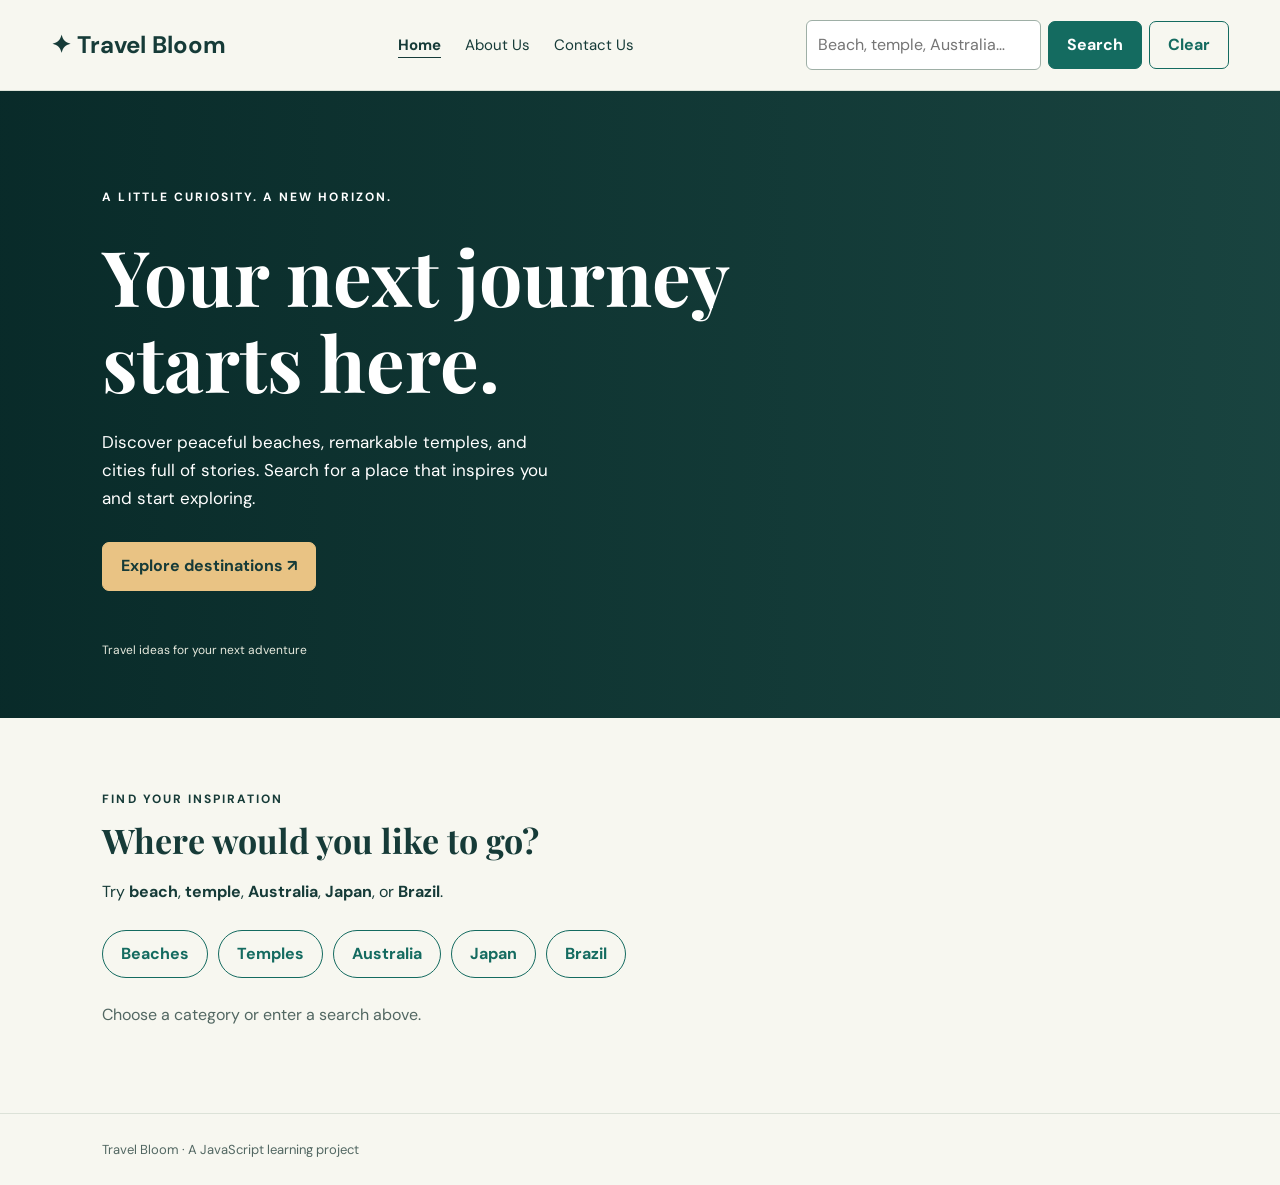
<file: index.html>
<!doctype html>
<html lang="en">
<head>
  <meta charset="utf-8">
  <meta name="viewport" content="width=device-width, initial-scale=1">
  <title>Travel Bloom — Find your next journey</title>
  <link rel="stylesheet" href="styles.css">
  <script src="travel_recommendation.js?v=3" defer></script>
</head>
<body>
  <header class="header">
    <a class="brand" href="index.html">✦ Travel Bloom</a>
    <nav aria-label="Main navigation">
      <a href="index.html" aria-current="page">Home</a>
      <a href="about.html">About Us</a>
      <a href="contact.html">Contact Us</a>
    </nav>
    <form id="search-form" role="search" class="search">
      <label class="sr-only" for="keyword">Search destinations</label>
      <input id="keyword" type="search" placeholder="Beach, temple, Australia…" required>
      <button type="submit">Search</button>
      <button id="clear-button" type="button" class="secondary">Clear</button>
    </form>
  </header>
  <main>
    <section class="hero">
      <p class="eyebrow">A little curiosity. A new horizon.</p>
      <h1>Your next journey<br>starts here.</h1>
      <p class="intro">Discover peaceful beaches, remarkable temples, and cities full of stories. Search for a place that inspires you and start exploring.</p>
      <a class="button" href="#explore">Explore destinations ↗</a>
      <p class="photo-note">Travel ideas for your next adventure</p>
    </section>
    <section id="explore" class="section">
      <div class="section-heading"><div><p class="eyebrow">Find your inspiration</p><h2>Where would you like to go?</h2></div></div>
      <p>Try <strong>beach</strong>, <strong>temple</strong>, <strong>Australia</strong>, <strong>Japan</strong>, or <strong>Brazil</strong>.</p>
      <div class="suggestions" aria-label="Search suggestions">
        <button type="button" data-query="beach">Beaches</button>
        <button type="button" data-query="temple">Temples</button>
        <button type="button" data-query="Australia">Australia</button>
        <button type="button" data-query="Japan">Japan</button>
        <button type="button" data-query="Brazil">Brazil</button>
      </div>
      <p id="search-status" role="status" aria-live="polite">Choose a category or enter a search above.</p>
      <div id="results" class="cards"></div>
    </section>
  </main>
  <footer>Travel Bloom · A JavaScript learning project</footer>
</body>
</html>
</file>
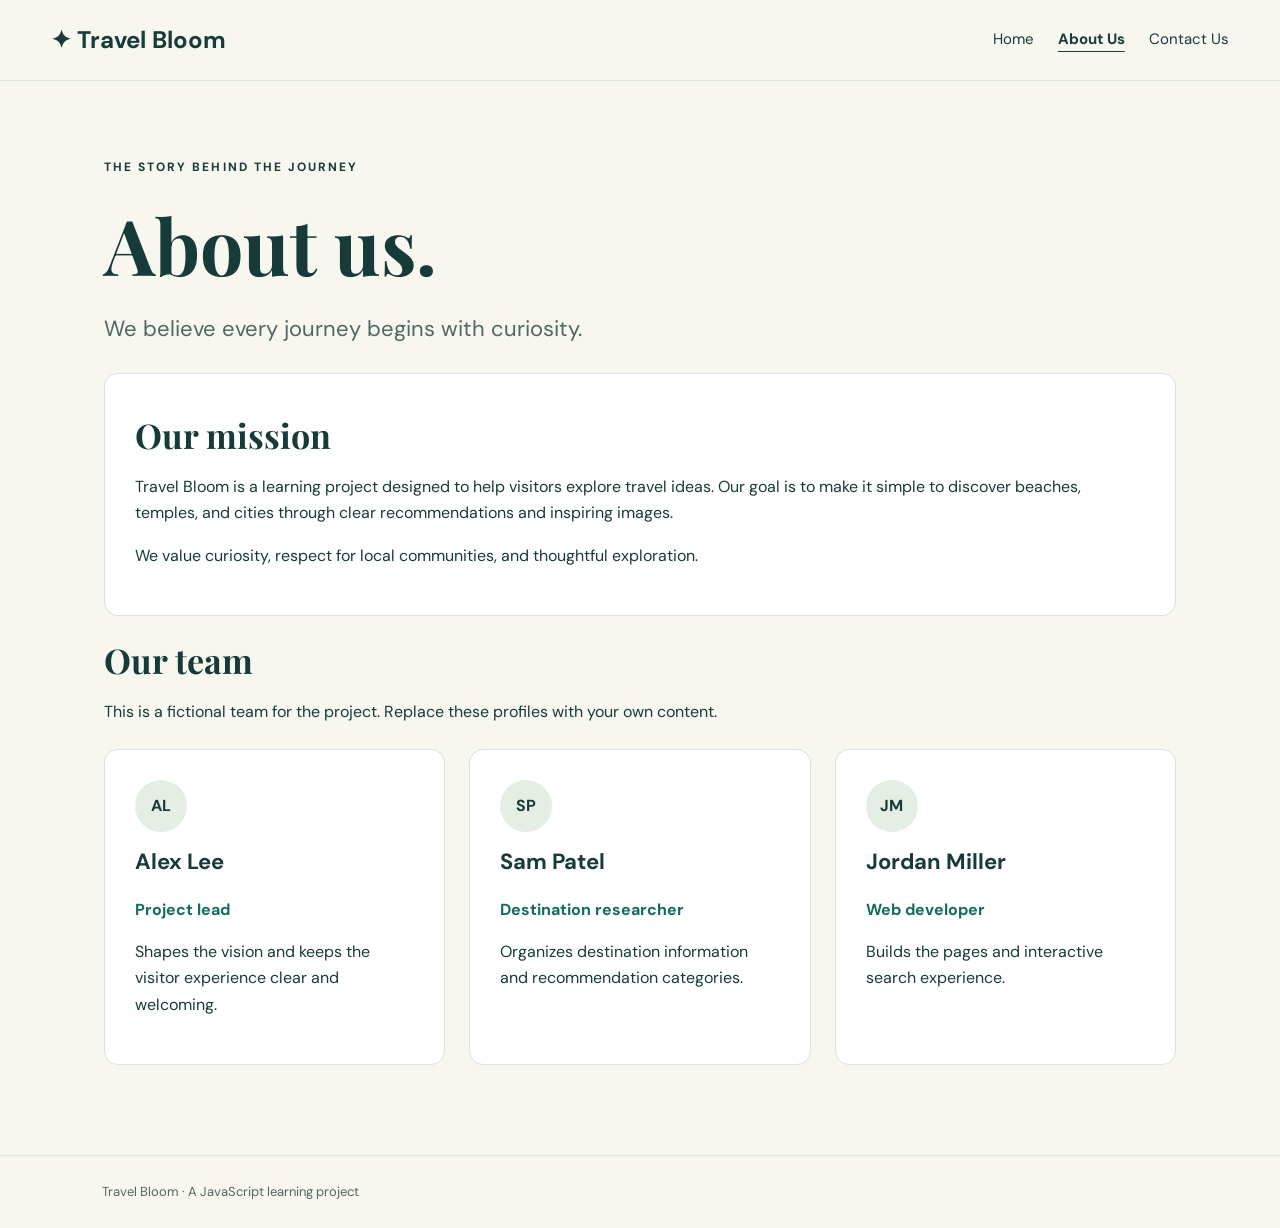
<file: about.html>
<!doctype html>
<html lang="en">
<head>
  <meta charset="utf-8">
  <meta name="viewport" content="width=device-width, initial-scale=1">
  <title>About Us — Travel Bloom</title>
  <link rel="stylesheet" href="styles.css">
</head>
<body>
  <header class="header">
    <a class="brand" href="index.html">✦ Travel Bloom</a>
    <nav aria-label="Main navigation"><a href="index.html">Home</a><a href="about.html" aria-current="page">About Us</a><a href="contact.html">Contact Us</a></nav>
  </header>
  <main class="page">
    <p class="eyebrow">The story behind the journey</p>
    <h1>About us.</h1>
    <p class="lead">We believe every journey begins with curiosity.</p>
    <div class="panel"><h2>Our mission</h2><p>Travel Bloom is a learning project designed to help visitors explore travel ideas. Our goal is to make it simple to discover beaches, temples, and cities through clear recommendations and inspiring images.</p><p>We value curiosity, respect for local communities, and thoughtful exploration.</p></div>
    <h2>Our team</h2>
    <p>This is a fictional team for the project. Replace these profiles with your own content.</p>
    <div class="cards team">
      <article class="panel"><span class="avatar">AL</span><h3>Alex Lee</h3><p class="role">Project lead</p><p>Shapes the vision and keeps the visitor experience clear and welcoming.</p></article>
      <article class="panel"><span class="avatar">SP</span><h3>Sam Patel</h3><p class="role">Destination researcher</p><p>Organizes destination information and recommendation categories.</p></article>
      <article class="panel"><span class="avatar">JM</span><h3>Jordan Miller</h3><p class="role">Web developer</p><p>Builds the pages and interactive search experience.</p></article>
    </div>
  </main>
  <footer>Travel Bloom · A JavaScript learning project</footer>
</body>
</html>
</file>
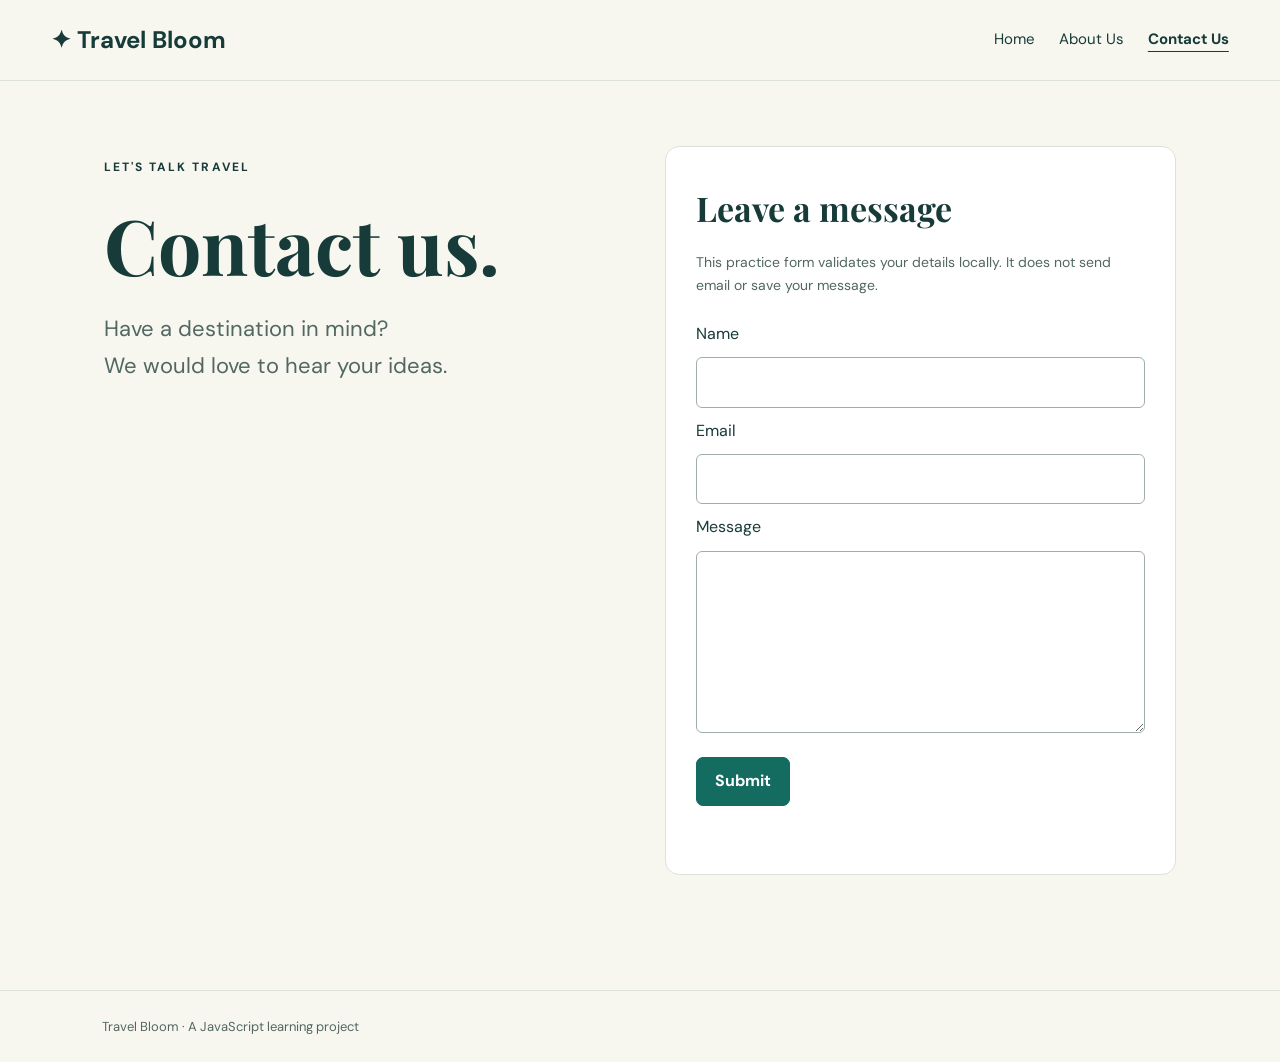
<file: contact.html>
<!doctype html>
<html lang="en">
<head>
  <meta charset="utf-8">
  <meta name="viewport" content="width=device-width, initial-scale=1">
  <title>Contact Us — Travel Bloom</title>
  <link rel="stylesheet" href="styles.css">
  <script src="travel_recommendation.js?v=3" defer></script>
</head>
<body>
  <header class="header">
    <a class="brand" href="index.html">✦ Travel Bloom</a>
    <nav aria-label="Main navigation"><a href="index.html">Home</a><a href="about.html">About Us</a><a href="contact.html" aria-current="page">Contact Us</a></nav>
  </header>
  <main class="page contact-layout">
    <div><p class="eyebrow">Let's talk travel</p><h1>Contact us.</h1><p class="lead">Have a destination in mind?<br>We would love to hear your ideas.</p></div>
    <form id="contact-form" class="panel contact-form">
      <h2>Leave a message</h2>
      <p>This practice form validates your details locally. It does not send email or save your message.</p>
      <label for="name">Name</label><input id="name" name="name" autocomplete="name" required maxlength="100">
      <label for="email">Email</label><input id="email" name="email" type="email" autocomplete="email" required>
      <label for="message">Message</label><textarea id="message" name="message" rows="6" required maxlength="2000"></textarea>
      <button type="submit">Submit</button>
      <p id="contact-status" role="status" aria-live="polite"></p>
    </form>
  </main>
  <footer>Travel Bloom · A JavaScript learning project</footer>
</body>
</html>
</file>
<file: styles.css>
@import url('https://fonts.googleapis.com/css2?family=DM+Sans:wght@400;500;600;700&family=Playfair+Display:wght@600;700&display=swap');
:root{--ink:#163b38;--teal:#146b60;--paper:#f7f7f0;--line:#dce2d8;--muted:#526762}
*{box-sizing:border-box}html{scroll-behavior:smooth}body{margin:0;background:var(--paper);color:var(--ink);font-family:'DM Sans',Arial,sans-serif;line-height:1.65}a{color:inherit}button,input,textarea{font:inherit}button,.button{cursor:pointer;background:var(--teal);color:#fff;border:1px solid var(--teal);border-radius:7px;padding:10px 18px;font-weight:700;text-decoration:none;display:inline-block}button:hover,.button:hover{background:#0c5148}button:focus-visible,a:focus-visible,input:focus-visible,textarea:focus-visible{outline:3px solid #c27620;outline-offset:4px}.header{display:flex;align-items:center;gap:30px;justify-content:space-between;padding:20px 4%;background:var(--paper);border-bottom:1px solid var(--line);flex-wrap:wrap}.brand{font-size:24px;font-weight:700;text-decoration:none;white-space:nowrap}nav{display:flex;gap:24px}nav a{text-decoration:none;font-size:15px}nav a[aria-current]{font-weight:700;text-decoration:underline;text-underline-offset:7px}.search{display:flex;gap:7px;align-items:center}.search input{width:235px}input,textarea{border:1px solid #9eafa6;border-radius:6px;padding:11px;background:#fff;color:var(--ink);max-width:100%}.secondary{background:transparent;color:var(--teal)}.secondary:hover{color:white}.hero{padding:85px 8% 45px;min-height:580px;color:white;background:linear-gradient(90deg,rgba(5,37,36,.86),rgba(5,37,36,.26)),url('https://images.unsplash.com/photo-1476514525535-07fb3b4ae5f1?auto=format&fit=crop&w=1800&q=85') center/cover;background-color:#204e49}.eyebrow{text-transform:uppercase;letter-spacing:.17em;font-size:12px;font-weight:700}h1,h2{font-family:'Playfair Display',Georgia,serif;line-height:1.12}h1{font-size:clamp(44px,6vw,80px);margin:24px 0}h2{font-size:34px;margin:12px 0 20px}h3{font-size:22px;margin:12px 0 5px}.intro{max-width:460px;font-size:17px;margin-bottom:30px}.hero .button{background:#e9c384;color:#163b38;border-color:#e9c384}.photo-note{font-size:12px;margin-top:50px;color:#e7eade}.section{padding:60px 8%;scroll-margin-top:24px}.suggestions{display:flex;gap:10px;flex-wrap:wrap;margin:24px 0}.suggestions button{border-radius:30px;background:transparent;color:var(--teal)}.suggestions button:hover{background:var(--teal);color:white}#search-status{color:var(--muted)}.cards{display:grid;grid-template-columns:repeat(2,minmax(0,1fr));gap:24px;margin-top:24px}.card{background:#fff;border:1px solid var(--line);border-radius:14px;overflow:hidden}.card img{display:block;width:100%;height:260px;object-fit:cover;background:#dae5dd}.card-body{padding:22px}.card-body p{color:var(--muted)}.tag{font-size:12px;text-transform:uppercase;letter-spacing:.08em;color:var(--teal);font-weight:700}.page{max-width:1200px;margin:0 auto;padding:65px 5% 90px;min-height:80vh}.lead{font-size:22px;max-width:650px;color:var(--muted)}.panel{background:white;padding:30px;border:1px solid var(--line);border-radius:14px;margin:25px 0}.team{grid-template-columns:repeat(3,minmax(0,1fr))}.team .panel{margin:0}.avatar{display:inline-grid;place-items:center;width:52px;height:52px;border-radius:50%;background:#e4eee4;font-weight:700}.role{color:var(--teal);font-weight:700}.contact-layout{display:grid;grid-template-columns:1fr 1fr;gap:50px}.contact-form{display:flex;flex-direction:column;gap:10px;margin-top:0}.contact-form h2{margin-bottom:0}.contact-form p{font-size:14px;color:var(--muted)}.contact-form button{margin-top:14px;align-self:flex-start}footer{padding:25px 8%;border-top:1px solid var(--line);font-size:13px;color:var(--muted)}.sr-only{position:absolute;width:1px;height:1px;overflow:hidden;clip-path:inset(50%)}
@media(max-width:1000px){.search{width:100%}.search input{flex:1;width:auto}.hero{min-height:530px}.team{grid-template-columns:1fr}.contact-layout{grid-template-columns:1fr;gap:20px}}
@media(max-width:600px){.header{gap:18px;padding:18px 5%}nav{gap:19px}.search{flex-wrap:wrap}.search input{min-width:100%}.hero{padding:55px 6% 30px}.section{padding:40px 6%}.cards{grid-template-columns:1fr}.card img{height:220px}.page{padding-top:35px}.panel{padding:22px}}
</file>
